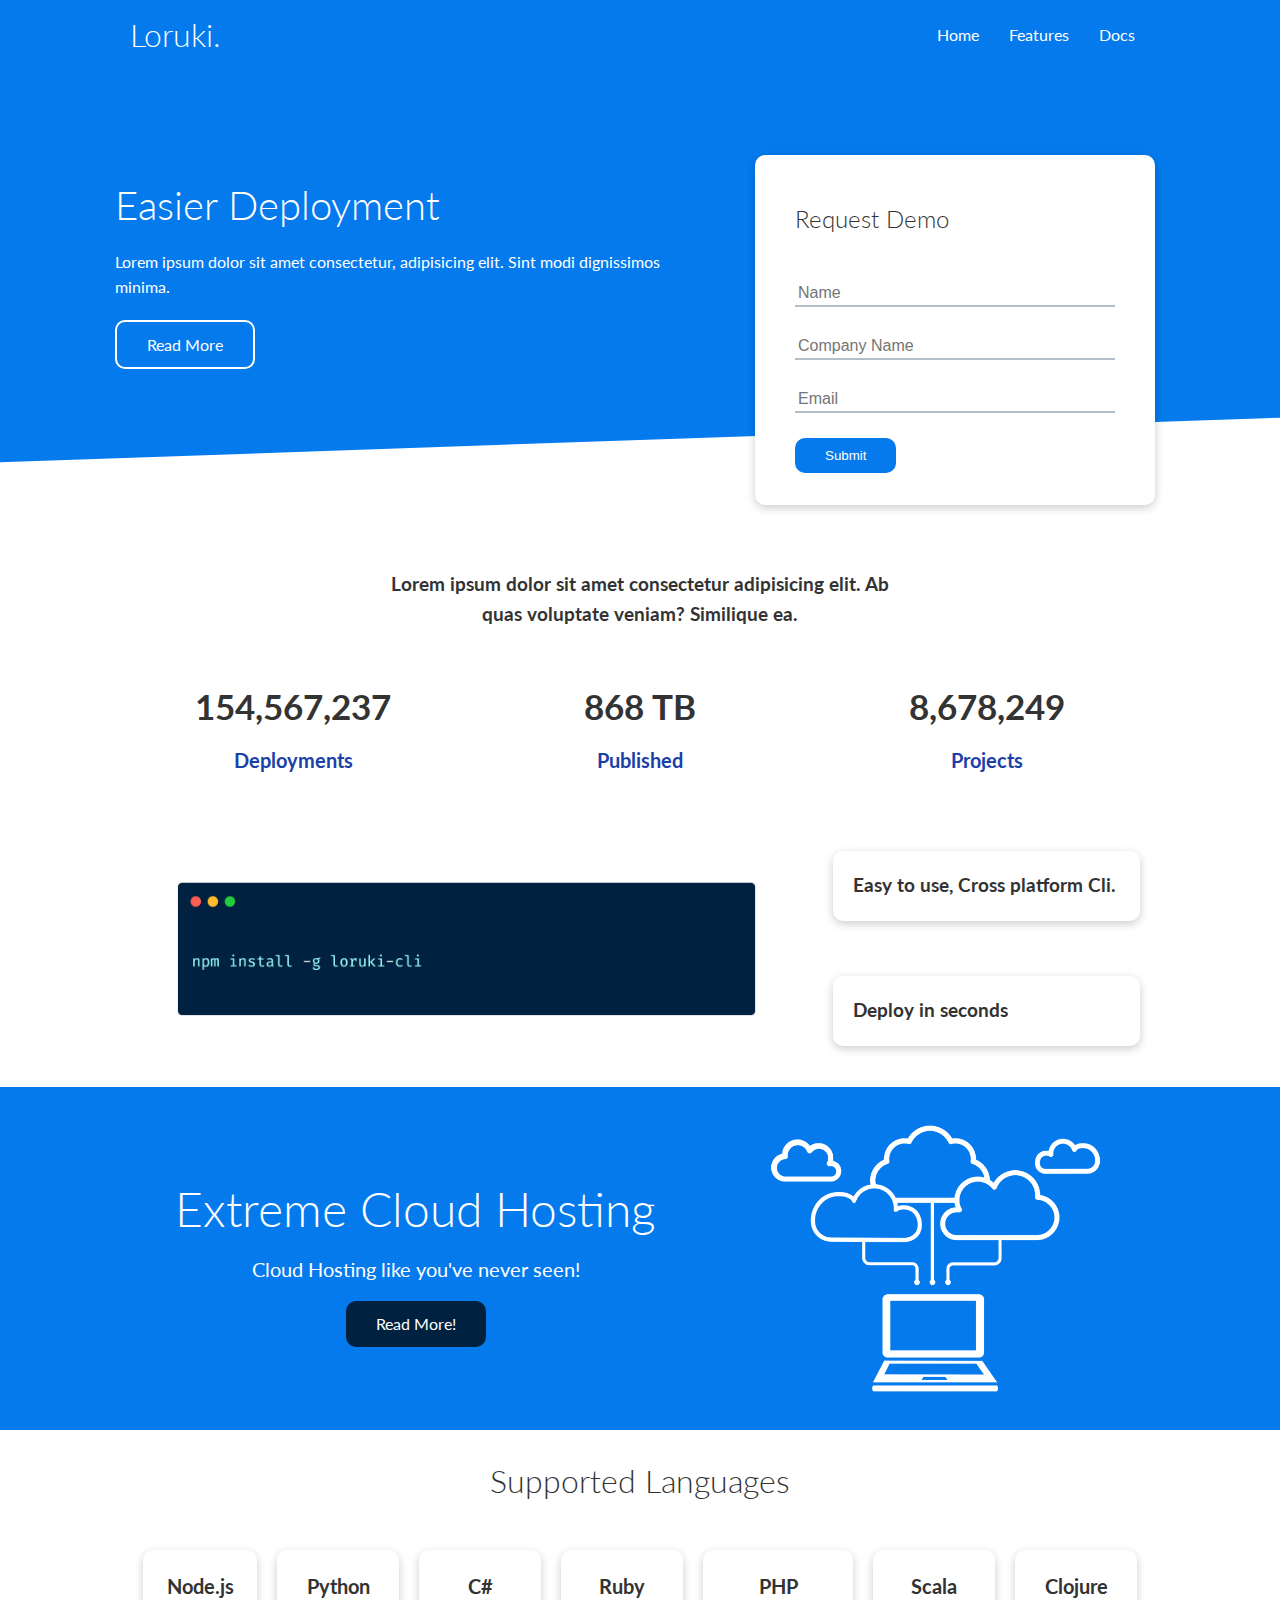
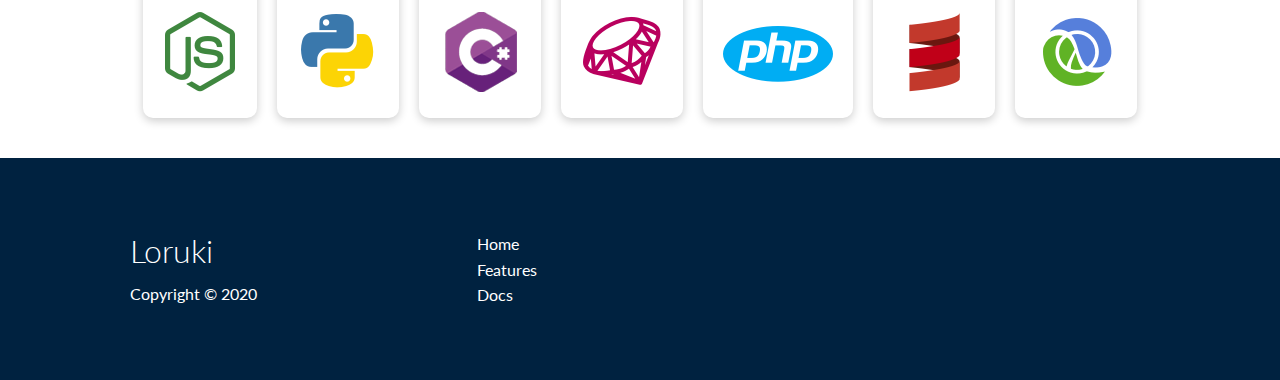
<file: index.html>
<!DOCTYPE html>
<html lang="en">
<head>
    <meta charset="UTF-8">
    <meta name="viewport" content="width=device-width, initial-scale=1.0">
    <title>Loruki | Cloud hosting for Everyone</title>
    <link rel="stylesheet" href="https://cdnjs.cloudflare.com/ajax/libs/font-awesome/5.15.1/css/all.min.css" integrity="sha512-+4zCK9k+qNFUR5X+cKL9EIR+ZOhtIloNl9GIKS57V1MyNsYpYcUrUeQc9vNfzsWfV28IaLL3i96P9sdNyeRssA==" crossorigin="anonymous" />
    <link rel="stylesheet" href="css/utilities.css">
    <link rel="stylesheet" href="css/style.css">
</head>
<body>
    <!-- NavBar --- Shift+alt+down-->
    <header>
        <div class="navbar">
            <div class="container flex">
                <h1 class="logo">Loruki.</h1>
                <nav>
                    <ul>
                        <li><a href="index.html"> Home</a></li>
                        <li><a href="./features.html">Features</a></li>
                        <li><a href="docs.html">Docs</a></li>
                    </ul>
                </nav>
            </div>
        </div>
    </header>
    <main>
        <section class="showcase">
            <div class="container grid">
                <div class="showcase-text">
                    <h1>Easier Deployment</h1>
                    <p>Lorem ipsum dolor sit amet consectetur, adipisicing elit. Sint modi dignissimos minima.</p>
                    <a href="features.html" class="btn btn-outline">Read More</a>
                </div>
                <div class="showcase-form card">
                    <h2>Request Demo</h2>
                    <form name="contact" method="POST" netlify-honeypot="bot-field" data-netlify="true">
                        <p class="hidden">
                            <label>Don’t fill this out if you're human: <input name="bot-field" /></label>
                        </p>
                        <input type="hidden" name="form-name" value="contact">
                        <div class="form-control">
                            <input type="text" name="name" placeholder="Name" required>
                        </div>
                        <div class="form-control">
                            <input type="text" name="company" placeholder="Company Name" required>
                        </div>
                        <div class="form-control">
                            <input type="email" name="email" placeholder="Email" required>
                        </div>
                        <input type="submit" value="Submit" class="btn btn-primary">
                    </form>
                </div>
            </div>
        </section>
        <!-- Stats -->
        <section class="stats">
            <div class="container">
                <h3 class="stats-heading text-center my-1">
                    Lorem ipsum dolor sit amet consectetur adipisicing elit. Ab quas voluptate veniam? Similique ea.
                </h3>
                <div class="grid grid-3 my-4 text-center">
                    <div>
                        <i class="fas fa-server fa-3x"></i>
                        <h3>154,567,237</h3>
                        <p class="text-secondary">Deployments</p>
                    </div>
                    <div>
                        <i class="fas fa-upload fa-3x"></i>
                        <h3>868 TB</h3>
                        <p class="text-secondary">Published</p>
                    </div>
                    <div><i class="fas fa-project-diagram fa-3x"></i>
                        <h3>8,678,249</h3>
                        <p class="text-secondary">Projects</p></div>
                </div>
            </div>
        </section>
        <!-- Cli -->
        <section class="cli">
            <div class="container grid">
                <img src="images/cli.png" alt="cli">
                <div class="card">
                    <h3>Easy to use, Cross platform Cli.</h3>
                </div>
                <div class="card">
                    <h3>Deploy in seconds</h3>
                </div>
            </div>
        </section>
        <!-- Cloud -->
        <section class="cloud bg-primary my-2 py-2">
            <div class="container grid">
                <div class="text-center">
                    <h2 class="lg">Extreme Cloud Hosting</h2>
                    <p class="lead my-1">Cloud Hosting like you've never seen!</p>
                    <a href="features.html" class="btn btn-dark">Read More!</a>
                </div>
                <img src="images/cloud.png" alt="Cloud">
            </div>
        </section>
        <!-- Languages -->
        <section class="languages">
            <h2 class="md text-center my-3">
                Supported Languages
            </h2>
            <div class="container flex">
                <div class="card">
                    <h4>Node.js</h4>
                    <img src="images/logos/node.png" alt="">
                </div>
                <div class="card">
                    <h4>Python</h4>
                    <img src="images/logos/python.png" alt="">
                </div>
                <div class="card">
                    <h4>C#</h4>
                    <img src="images/logos/csharp.png" alt="">
                </div>
                <div class="card">
                    <h4>Ruby</h4>
                    <img src="images/logos/ruby.png" alt="">
                </div>
                <div class="card">
                    <h4>PHP</h4>
                    <img src="images/logos/php.png" alt="">
                </div>
                <div class="card">
                    <h4>Scala</h4>
                    <img src="images/logos/scala.png" alt="">
                </div>
                <div class="card">
                    <h4>Clojure</h4>
                    <img src="images/logos/clojure.png" alt="">
                </div>
            </div>
        </section>
    </main>
    <!-- Footer -->
    <footer class="footer bg-dark py-5 ">
        <div class="container grid grid-3">
            <div>
                <h1>Loruki</h1>
                <p>Copyright &copy; 2020</p>
            </div>
            <nav>
                <ul>
                    <li><a href="index.html"> Home</a></li>
                    <li><a href="features.html">Features</a></li>
                    <li><a href="docs.html">Docs</a></li>
                </ul>
            </nav>
            <div class="social">
                <a href="#showcase"><i class="fab fa-github fa-2x"></i></a>
                <a href="#showcase"><i class="fab fa-facebook fa-2x"></i></a>
                <a href="#showcase"><i class="fab fa-instagram fa-2x"></i></a>
                <a href="#showcase"><i class="fab fa-twitter fa-2x"></i></a>
            </div>
        </div>
    </footer>
</body>
</html>
</file>
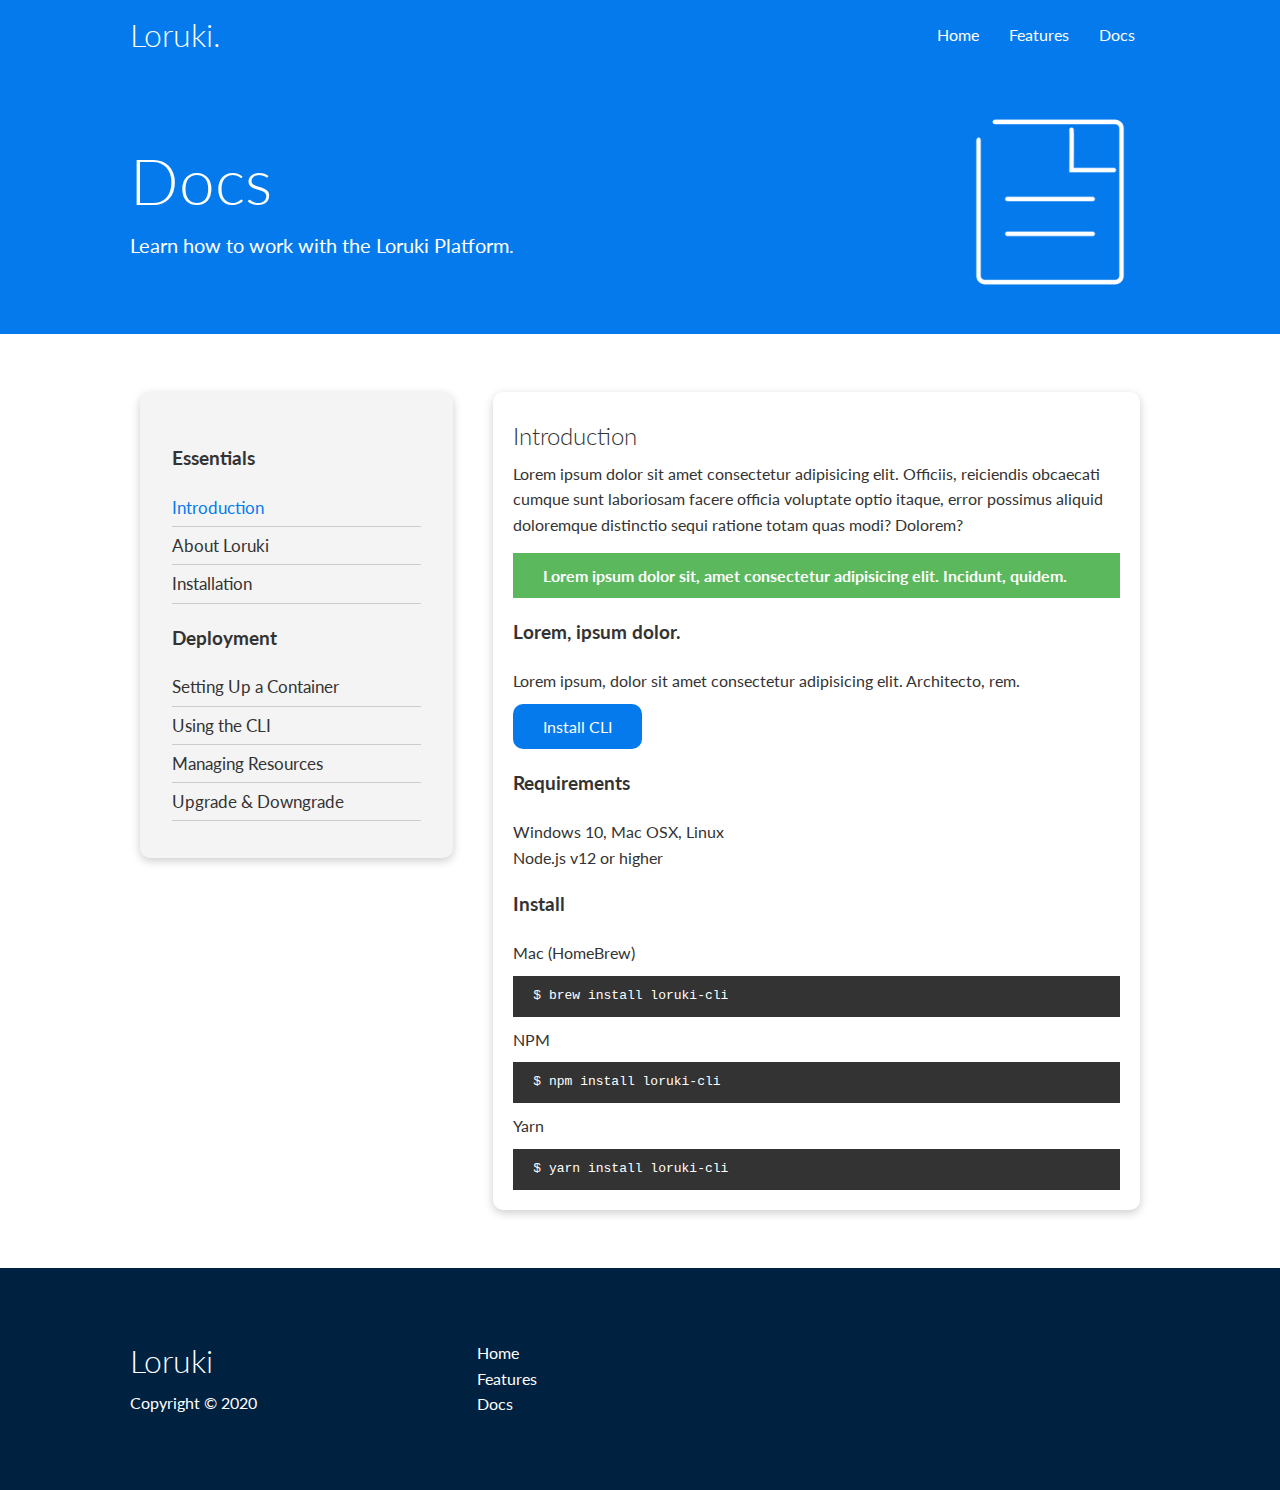
<file: docs.html>
<!DOCTYPE html>
<html lang="en">
<head>
    <meta charset="UTF-8">
    <meta name="viewport" content="width=device-width, initial-scale=1.0">
    <title>Loruki | Cloud hosting for Everyone</title>
    <link rel="stylesheet" href="https://cdnjs.cloudflare.com/ajax/libs/font-awesome/5.15.1/css/all.min.css" integrity="sha512-+4zCK9k+qNFUR5X+cKL9EIR+ZOhtIloNl9GIKS57V1MyNsYpYcUrUeQc9vNfzsWfV28IaLL3i96P9sdNyeRssA==" crossorigin="anonymous" />
    <link rel="stylesheet" href="css/utilities.css">
    <link rel="stylesheet" href="css/style.css">
</head>
<body>
    <!-- NavBar --- Shift+alt+down-->
    <header>
        <div class="navbar">
            <div class="container flex">
                <h1 class="logo">Loruki.</h1>
                <nav>
                    <ul>
                        <li><a href="index.html"> Home</a></li>
                        <li><a href="features.html">Features</a></li>
                        <li><a href="docs.html">Docs</a></li>
                    </ul>
                </nav>
            </div>
        </div>
    </header>
    <main>
        <section class="docs-head bg-primary py-3">
            <div class="container grid">
                <div>
                    <h1 class="xl">Docs</h1>
                    <p class="lead">Learn how to work with the Loruki Platform.</p>
                </div>
                <img src="images/docs.png" alt="">
            </div>
        </section>
        <section class="docs-main my-4">
            <div class="container grid">
                <div class="card bg-light p-3">
                    <h3 class="my-2">Essentials</h3>
                    <nav>
                        <ul>
                            <li><a class="text-primary" href="#">Introduction</a></li>
                            <li><a href="#">About Loruki</a></li>
                            <li><a href="#">Installation</a></li>
                        </ul>
                    </nav>
                    <h3 class="my-2">Deployment</h3>
                    <nav>
                        <ul>
                            <li><a href="#">Setting Up a Container</a></li>
                            <li><a href="#">Using the CLI</a></li>
                            <li><a href="#">Managing Resources</a></li>
                            <li><a href="#">Upgrade & Downgrade</a></li>
                        </ul>
                    </nav>
                </div>
                <div class="card">
                    <h2>Introduction</h2>
                    <p>Lorem ipsum dolor sit amet consectetur adipisicing elit. Officiis, reiciendis obcaecati cumque sunt laboriosam facere officia voluptate optio itaque, error possimus aliquid doloremque distinctio sequi ratione totam quas modi? Dolorem?</p>

                    <div class="alert alert-success">
                        <i class="fas fa-info"></i>Lorem ipsum dolor sit, amet consectetur adipisicing elit. Incidunt, quidem.
                    </div>

                    <h3>Lorem, ipsum dolor.</h3>

                    <p>Lorem ipsum, dolor sit amet consectetur adipisicing elit. Architecto, rem.</p>

                    <a href="#" class="btn btn-primary">Install CLI</a>

                    <h3>Requirements</h3>

                    <ul>
                        <li>Windows 10, Mac OSX, Linux</li>
                        <li>Node.js v12 or higher</li>
                    </ul>

                    <h3>Install</h3>
                    <p>Mac (HomeBrew)</p>
                    <pre><code>$ brew install loruki-cli</code></pre>
                    <p>NPM</p>
                    <pre><code>$ npm install loruki-cli</code></pre>
                    <p>Yarn</p>
                    <pre><code>$ yarn install loruki-cli</code></pre>
                </div>     
            </div>
        </section>
    </main>
    <!-- Footer -->
    <footer class="footer bg-dark py-5 ">
        <div class="container grid grid-3">
            <div>
                <h1>Loruki</h1>
                <p>Copyright &copy; 2020</p>
            </div>
            <nav>
                <ul>
                    <li><a href="index.html"> Home</a></li>
                    <li><a href="features.html">Features</a></li>
                    <li><a href="docs.html">Docs</a></li>
                </ul>
            </nav>
            <div class="social">
                <a href="#showcase"><i class="fab fa-github fa-2x"></i></a>
                <a href="#showcase"><i class="fab fa-facebook fa-2x"></i></a>
                <a href="#showcase"><i class="fab fa-instagram fa-2x"></i></a>
                <a href="#showcase"><i class="fab fa-twitter fa-2x"></i></a>
            </div>
        </div>
    </footer>
</body>
</html>
</file>
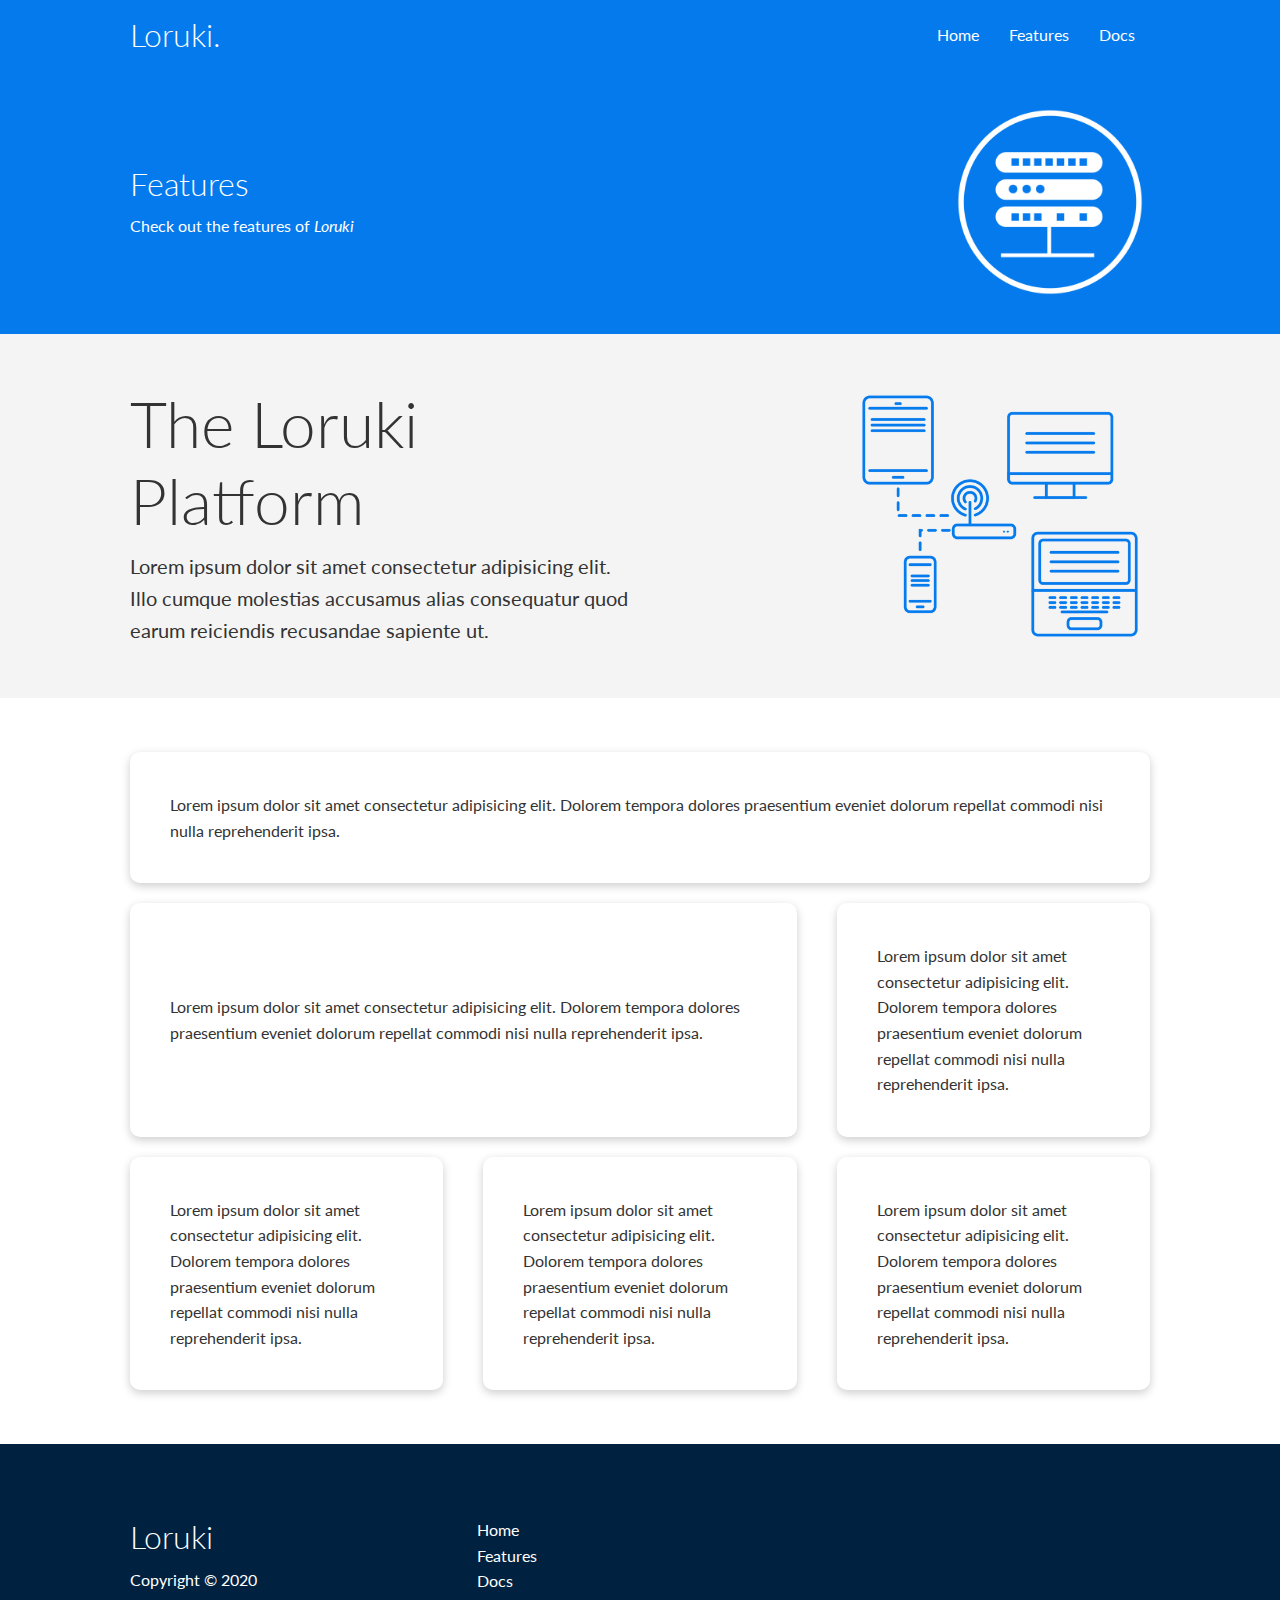
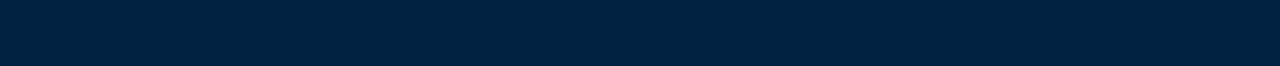
<file: features.html>
<!DOCTYPE html>
<html lang="en">
<head>
    <meta charset="UTF-8">
    <meta name="viewport" content="width=device-width, initial-scale=1.0">
    <title>Loruki | Cloud hosting for Everyone</title>
    <link rel="stylesheet" href="https://cdnjs.cloudflare.com/ajax/libs/font-awesome/5.15.1/css/all.min.css" integrity="sha512-+4zCK9k+qNFUR5X+cKL9EIR+ZOhtIloNl9GIKS57V1MyNsYpYcUrUeQc9vNfzsWfV28IaLL3i96P9sdNyeRssA==" crossorigin="anonymous" />
    <link rel="stylesheet" href="css/utilities.css">
    <link rel="stylesheet" href="css/style.css">
</head>
<body>
    <!-- NavBar --- Shift+alt+down-->
    <header>
        <div class="navbar">
            <div class="container flex">
                <h1 class="logo">Loruki.</h1>
                <nav>
                    <ul>
                        <li><a href="index.html"> Home</a></li>
                        <li><a href="features.html">Features</a></li>
                        <li><a href="docs.html">Docs</a></li>
                    </ul>
                </nav>
            </div>
        </div>
    </header>
    <main>
        <section class="features-head bg-primary py-3">
            <div class="container grid">
                <div>
                    <h1 class="md">Features</h1>
                    <p>Check out the features of<em> Loruki</em></p>
                </div>
                <img src="images/server.png" alt="">
            </div>
        </section>
        <section class="features-sub-head bg-light py-3">
            <div class="container grid">
                <div>
                    <h1 class="xl">The Loruki Platform</h1>
                    <p class="lead">Lorem ipsum dolor sit amet consectetur adipisicing elit. Illo cumque molestias accusamus alias consequatur quod earum reiciendis recusandae sapiente ut.</p>
                </div>
                <img src="images/server2.png" alt="">
            </div>
        </section>
        <section class="features-main my-2">
            <div class="container grid grid-3">
                <div class="card flex">
                    <i class="fas fa-server fa-3x"></i>
                    <p>Lorem ipsum dolor sit amet consectetur adipisicing elit. Dolorem tempora dolores praesentium eveniet dolorum repellat commodi nisi nulla reprehenderit ipsa.</p>
                </div>
                
                <div class="card flex">
                    <i class="fas fa-network-wired fa-3x"></i>
                    <p>Lorem ipsum dolor sit amet consectetur adipisicing elit. Dolorem tempora dolores praesentium eveniet dolorum repellat commodi nisi nulla reprehenderit ipsa.</p>
                </div>
                <div class="card flex">
                    <i class="fas fa-laptop-code fa-3x"></i>
                    <p>Lorem ipsum dolor sit amet consectetur adipisicing elit. Dolorem tempora dolores praesentium eveniet dolorum repellat commodi nisi nulla reprehenderit ipsa.</p>
                </div>
                <div class="card flex">
                    <i class="fas fa-database fa-3x"></i>
                    <p>Lorem ipsum dolor sit amet consectetur adipisicing elit. Dolorem tempora dolores praesentium eveniet dolorum repellat commodi nisi nulla reprehenderit ipsa.</p>
                </div>
                <div class="card flex">
                    <i class="fas fa-power-off fa-3x"></i>
                    <p>Lorem ipsum dolor sit amet consectetur adipisicing elit. Dolorem tempora dolores praesentium eveniet dolorum repellat commodi nisi nulla reprehenderit ipsa.</p>
                </div>
                <div class="card flex">
                    <i class="fas fa-upload fa-3x"></i>
                    <p>Lorem ipsum dolor sit amet consectetur adipisicing elit. Dolorem tempora dolores praesentium eveniet dolorum repellat commodi nisi nulla reprehenderit ipsa.</p>
                </div>
            </div>
        </section>
    </main>
    <!-- Footer -->
    <footer class="footer bg-dark py-5 ">
        <div class="container grid grid-3">
            <div>
                <h1>Loruki</h1>
                <p>Copyright &copy; 2020</p>
            </div>
            <nav>
                <ul>
                    <li><a href="index.html"> Home</a></li>
                    <li><a href="features.html">Features</a></li>
                    <li><a href="docs.html">Docs</a></li>
                </ul>
            </nav>
            <div class="social">
                <a href="#showcase"><i class="fab fa-github fa-2x"></i></a>
                <a href="#showcase"><i class="fab fa-facebook fa-2x"></i></a>
                <a href="#showcase"><i class="fab fa-instagram fa-2x"></i></a>
                <a href="#showcase"><i class="fab fa-twitter fa-2x"></i></a>
            </div>
        </div>
    </footer>
</body>
</html>
</file>
<file: css/utilities.css>
/* Utility Styling... */
.container {
    max-width: 1100px;
    margin: 0 auto;
    overflow: auto;
    padding: 0 40px;
}

.flex {
    display: flex;
    align-items: center;
    justify-content: center;
    height: 100%;
}

.card {
    background-color: white;
    color: #333;
    border-radius: 10px;
    box-shadow: 0 3px 10px rgba(0, 0, 0, 0.2);
    padding: 20px;
    margin: 10px;
    transition: transform 500ms ease-in-out;
}
.card:hover {
    transform: scale(1.1);
}

.btn {
    display: inline-block;
    padding: 10px 30px;
    cursor: pointer;
    background: var(--primary-color);
    color: white;
    border: none;
    border-radius: 10px;
}

.btn-outline {
    background-color: transparent;
    border: 2px solid white;
}
.btn:hover {
    transform: scale(0.95);
}
/* Background & Colored buttons... */
.bg-primary, .btn-primary {
    background-color: var(--primary-color);
    color: white;
}
.bg-secondary, .btn-secondary {
    background-color: var(--secondary-color);
    color: white;
}
.bg-dark, .btn-dark {
    background-color: var(--dark-color);
    color: white;
}
.bg-light, .btn-light {
    background-color: var(--light-color);
    color: #333;
}
.bg-primary a, .btn-primary a,
.bg-secondary a, .btn-secondary a,
.bg-dark a, .btn-dark a {
    color: white;
}

/* Text Color */

.text-primary {
    color: var(--primary-color);
    
}
.text-secondary {
    color: var(--secondary-color);
    
}
.text-dark {
    color: var(--dark-color);
    
}
.text-light {
    color: var(--light-color);
    
}

/* Text Sizes */
.lead {
    font-size: 20px;
}
.sm {
    font-size: 1rem;
}
.md {
    font-size: 2rem;
}
.lg {
    font-size: 3rem;
}
.xl {
    font-size: 4rem;
}

.text-center{
    text-align: center;
}

/* Alert */
.alert {
    background-color: var(--light-color);
    padding: 10px 20px;
    font-weight: bold;
    margin: 15px 0;
}

.alert i {
    margin-right: 10px;
}

.alert-success {
    background-color: var(--success-color);
    color: white;
}

.alert-error {
    background-color: var(--error-color);
    color: white;
}

.grid {
    display: grid;
    grid-template-columns: repeat(2, 1fr);
    gap: 20px;
    justify-content: center;
    align-items: center;
    height: 100%;
}
.grid-3 {
    grid-template-columns: repeat(3, 1fr);
}
/* Margin */
/* default for rem is 16px i.e font size of the html tag */
.my-1 {
    margin: 1rem 0;
}
.my-2 {
    margin: 1.5rem 0;
}
.my-3 {
    margin: 2rem 0;
}
.my-4 {
    margin: 3rem 0;
}
.my-5 {
    margin: 4rem 0;
}

.m-1 {
    margin: 1rem;
}
.m-2 {
    margin: 1.5rem;
}
.m-3 {
    margin: 2rem;
}
.m-4 {
    margin: 3rem;
}
.m-5 {
    margin: 4rem;
}

/* Padding */
.py-1 {
    padding: 1rem 0;
}
.py-2 {
    padding: 1.5rem 0;
}
.py-3 {
    padding: 2rem 0;
}
.py-4 {
    padding: 3rem 0;
}
.py-5 {
    padding: 4rem 0;
}

.p-1 {
    padding: 1rem;
}
.p-2 {
    padding: 1.5rem;
}
.p-3 {
    padding: 2rem;
}
.p-4 {
    padding: 3rem;
}
.p-5 {
    padding: 4rem;
}
</file>
<file: css/style.css>
/* Global Styling... */

@import url('https://fonts.googleapis.com/css2?family=Lato:wght@300&display=swap');
:root{
    --primary-color: #047aed;
    --secondary-color: #1c3fa8;
    --dark-color: #002240;
    --light-color: #f4f4f4;
    --success-color: #5cb85c;
    --error-color: #d9534f;
}

*{
    box-sizing: border-box;
    padding: 0;
    margin: 0;
}

body{
    font-family: 'Lato', sans-serif;
    color: #333;
    line-height: 1.6;
}

ul{
    list-style-type: none;
}

a{
    text-decoration: none;
    color: #333;
}

h1, h2 {
    font-weight: 300;
    line-height: 1.2;
    margin: 10px 0;
}

p {
    margin: 10px 0;
}

img {
    width: 100%;
}

code, pre {
    background-color: #333;
    color: white;
    padding: 10px;
}

.hidden {
    visibility: hidden;
    height: 0;
}

/* NavBar Styling... */

.navbar {
    background-color: var(--primary-color);
    color: white;
    height: 70px;
}

.navbar ul {
    display: flex;
}

.navbar a {
    color: white;
    padding: 10px;
    margin: 0 5px;
}
.navbar a:hover {
    border-bottom: 2px white solid;
}

.navbar .flex {
    justify-content: space-between;
}

/* Showcase */
.showcase {
    height: 400px;
    background-color: var(--primary-color);
    color: white;
    position: relative;
}

.showcase h1 {
    font-size: 40px;
}

.showcase p {
    margin: 20px 0;
}

.showcase .grid {
    grid-template-columns: 55% 45%;
    gap: 30px;
    overflow: visible;
}

.showcase-text {
    animation: slideInFromLeft 1s ease-in;
}

.showcase-form {
    position: relative;
    top: 60px;
    height: 350px;
    width: 400px;
    padding: 40px;
    z-index: 100;
    justify-self: flex-end;
    animation: slideInFromRight 1s ease-in;
}

.showcase-form .form-control{
    margin: 25px 0;
}
.showcase-form input[type='text'],
.showcase-form input[type='email'] {
    border: 0;
    border-bottom: 2px solid #b4becb;
    width: 100%;
    padding: 3px;
    font-size: 16px;
}
.showcase-form input[type='text']:focus,
.showcase-form input[type='email']:focus {
    outline: none;
}
.showcase::before{
    content: '';
    position: absolute;
    height: 100px;
    bottom: -70px;
    right: 0;
    left: 0;
    background: white;
    transform: skewY(-2deg);
    z-index: 2;
    /* Chrome & Safari */
    -webkit-transform: skewY(-2deg);
    /* Mozilla */
    -moz-transform: skewY(-2deg);
    /* Microsoft */
    -ms-transform: skewY(-2deg);
}

/* Stats */
.stats {
    padding-top: 100px;
    animation: slideInFromBottom 1s ease-in;
}

.stats-heading {
    max-width: 500px;
    margin: auto;
}

.stats .grid h3 {
    font-size: 35px;
}
.stats .grid p {
    font-size: 20px;
    font-weight: bold;
}

/* Cli */

.cli .grid {
    grid-template-columns: repeat(3, 1fr);
}

.cli .grid > *:first-child{
    grid-column: 1 / span 2;
    grid-row: 1 / span 2;
}

/* Cloud */

.cloud .grid {
    grid-template-columns: 4fr 3fr;
}
/* Languages */

.languages .flex {
    flex-wrap: wrap;
}

.languages .card{
    text-align: center;
    margin: 18px 10px 40px;
    transition: transform 0.2s ease-in;
}

.languages .card h4{
    font-size: 20px;
    margin-bottom: 10px;
}
.languages .card:hover{
    transform: translateY(-15px);
    color: saddlebrown;
}
/* Features */
.features-head img, .docs-head img{
    width: 200px;
    justify-self: flex-end;
}

.features-sub-head img {
    justify-self: flex-end;
    width: 300px;
}

.features-main .card > i{
    margin-right: 20px;
}

.features-main .grid {
    padding: 30px;
}

.features-main .grid > *:first-child {
    grid-column: 1 / span 3;
}

.features-main .grid > *:nth-child(2) {
    grid-column: 1 / span 2;
}

/* .features-main .grid > *:last-child {
    grid-column: 1 / spa;
} */
/* DOCS */
.docs-main .card:hover{
    transform: none;
    color: salmon;
}

.docs-main h3 {
    margin: 20px 0;
}

.docs-main .grid {
    grid-template-columns: 1fr 2fr;
    align-items: flex-start;
}

.docs-main nav li {
    font-size: 17px;
    padding-bottom: 5px;
    margin-bottom: 5px;
    border-bottom: 1px solid #ccc;
}

.docs-main nav li:hover {
    font-weight: bold;
}

/* Footer */
.footer .social a {
    margin: 0 10px;
}
/* Annimation */

@keyframes slideInFromLeft {
    0% {
        transform: translateX(-100%);
    }
    
    100% {
        transform: translateX(0);
    }
}
@keyframes slideInFromRight {
    0% {
        transform: translateX(100%);
    }
    
    100% {
        transform: translateX(0);
    }
}
@keyframes slideInFromTop {
    0% {
        transform: translateY(-100%);
    }
    
    100% {
        transform: translateY(0);
    }
}
@keyframes slideInFromBottom {
    0% {
        transform: translateY(100%);
    }
    
    100% {
        transform: translateY(0);
    }
}

/* Media Queries */

/* Tablet and Under */
@media (max-width: 768px) {
    .grid,
    .showcase .grid,
    .stats .grid,
    .cli .grid,
    .cloud .grid,
    .features-main .grid,
    .docs-main .grid {
        grid-template-columns: 1fr;
    }
    .showcase {
        height: auto;
    }
    .showcase-text {
        text-align: center;
        margin-top: 40px;
        animation: slideInFromTop 1s ease-in;
    }
    .showcase-form{
        justify-self: center;
        margin: auto;
        animation: slideInFromBottom 1s ease-in;
    }
    .cli .grid > *:first-child{
        grid-column: 1 ;
        grid-row: 1 ;
    }
    .features-head, .features-sub-head,
    .docs-head {
        text-align: center;
    }
    .features-head img, .features-sub-head img,
    .docs-head img {
        justify-self: center;
    }

    .features-main .grid > *:first-child,
    .features-main .grid > *:nth-child(2){
        grid-column: 1;
    }
}
/* Mobile */

@media (max-width: 500px){
    .navbar{ 
        height: 110px;
    }
    .navbar .flex {
        flex-direction: column;
    }
    .navbar ul {
        padding: 10px;
        background-color: rgba(0, 0, 0, 0.1);
    }
}
</file>
